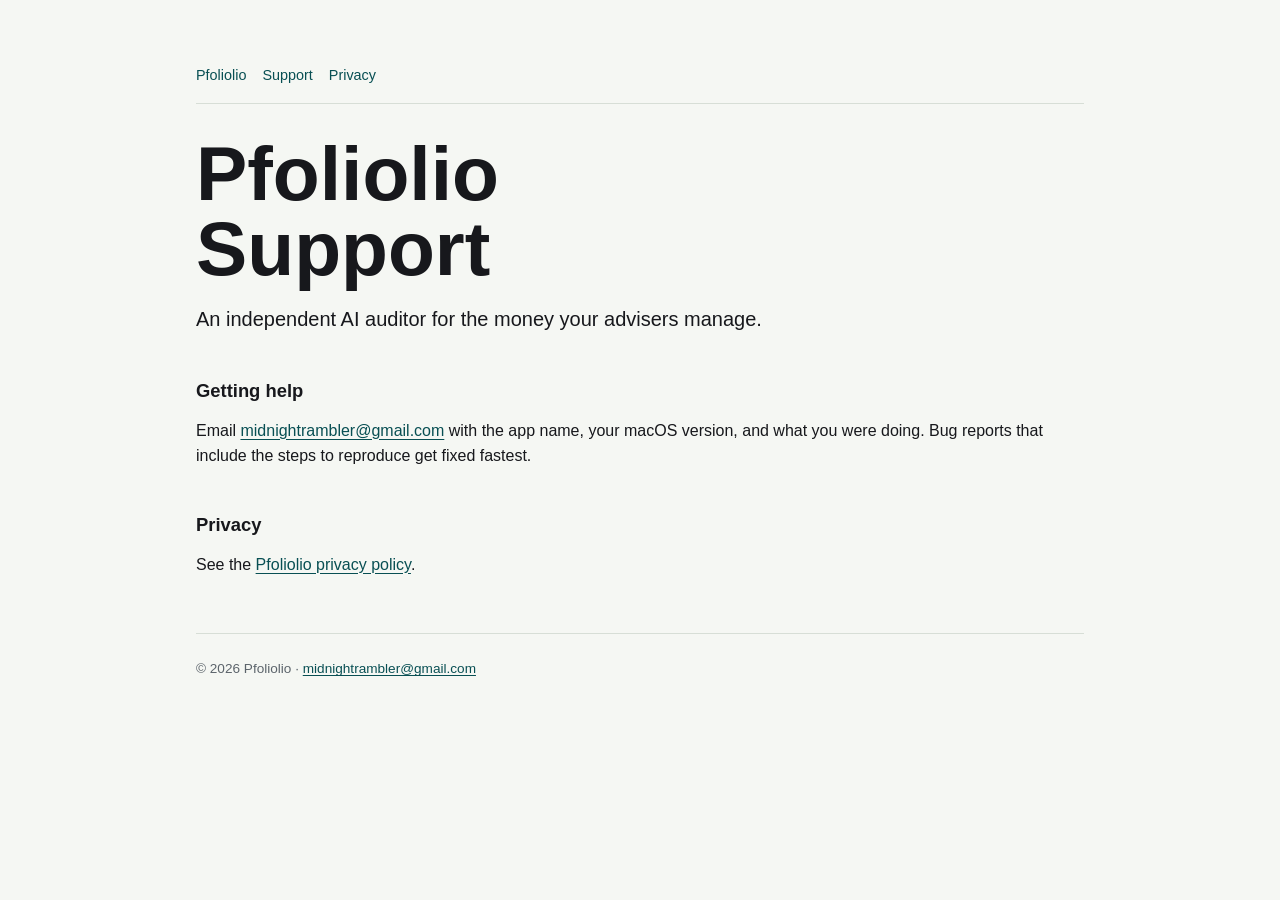
<file: index.html>
<!doctype html><html lang="en"><head><meta charset="utf-8"><meta name="viewport" content="width=device-width,initial-scale=1"><title>Pfoliolio — Support</title><link rel="stylesheet" href="/style.css"></head><body><div class="wrap"><nav><a href="/">Pfoliolio</a><a href="/">Support</a><a href="/privacy">Privacy</a></nav><h1>Pfoliolio Support</h1><p class='tag'>An independent AI auditor for the money your advisers manage.</p><h2>Getting help</h2><p>Email <a href='mailto:midnightrambler@gmail.com'>midnightrambler@gmail.com</a> with the app name, your macOS version, and what you were doing. Bug reports that include the steps to reproduce get fixed fastest.</p><h2>Privacy</h2><p>See the <a href='/privacy'>Pfoliolio privacy policy</a>.</p><footer>© 2026 Pfoliolio · <a href="mailto:midnightrambler@gmail.com">midnightrambler@gmail.com</a></footer></div></body></html>
</file>
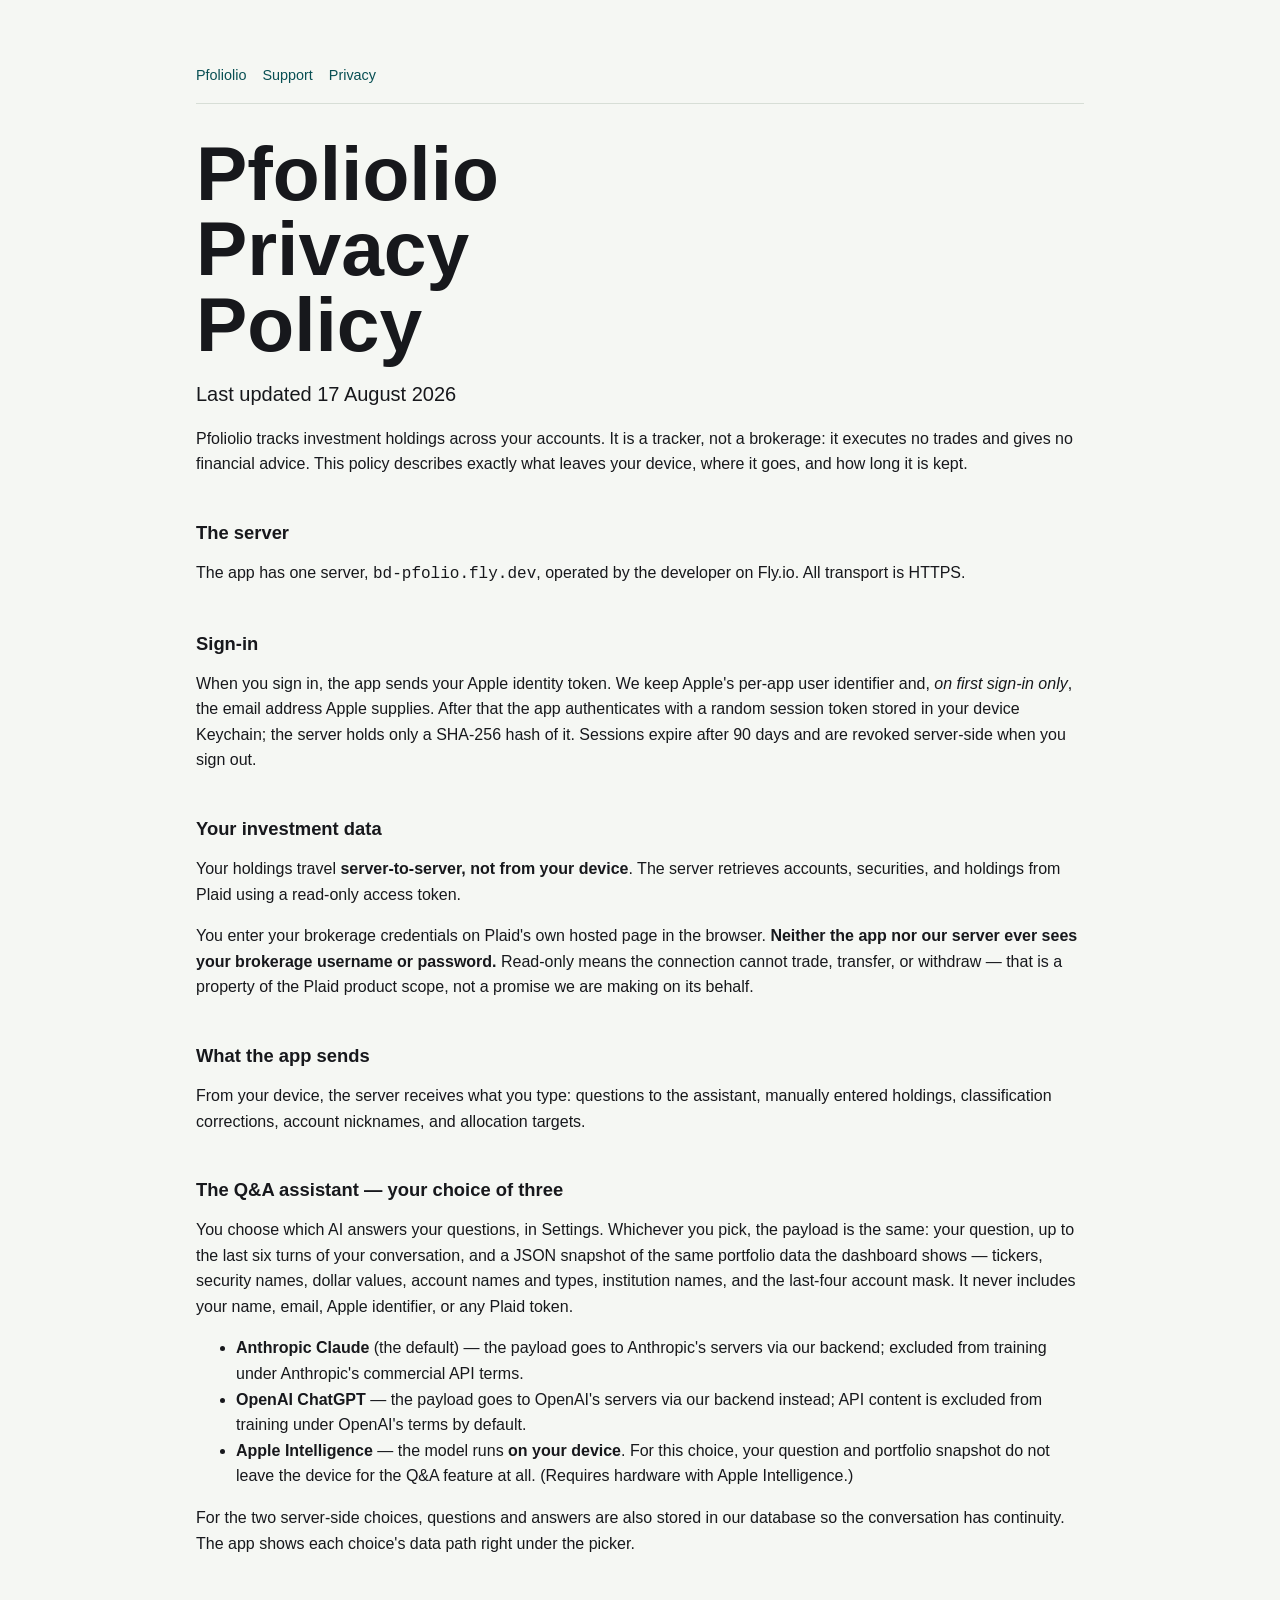
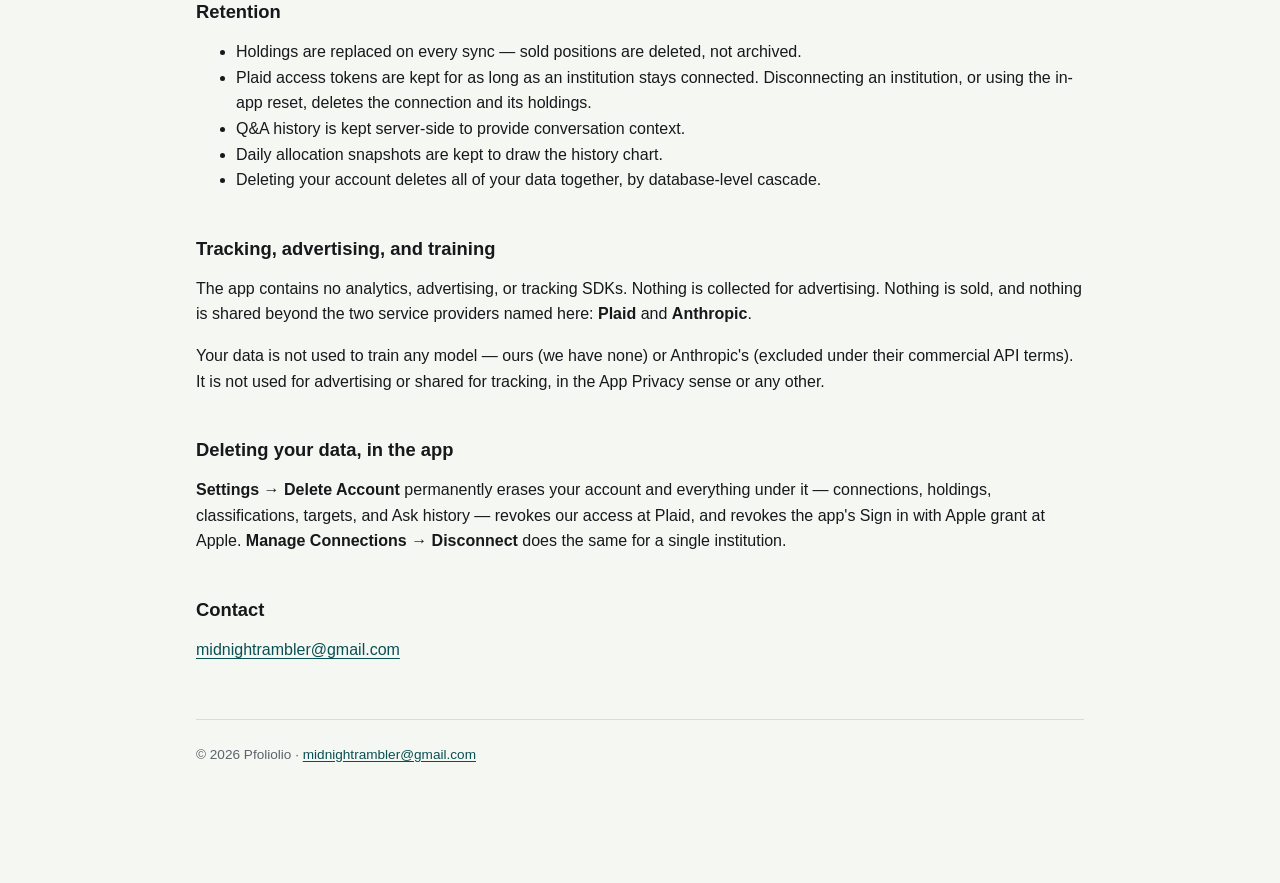
<file: privacy/index.html>
<!doctype html><html lang="en"><head><meta charset="utf-8">
<meta name="viewport" content="width=device-width,initial-scale=1">
<title>Pfoliolio — Privacy Policy</title><link rel="stylesheet" href="/style.css"></head><body>
<div class="wrap">
<nav><a href="/">Pfoliolio</a><a href="/">Support</a><a href="/privacy">Privacy</a></nav>

<h1>Pfoliolio Privacy Policy</h1>
<p class="tag">Last updated 17 August 2026</p>

<p>Pfoliolio tracks investment holdings across your accounts. It is a tracker,
not a brokerage: it executes no trades and gives no financial advice. This
policy describes exactly what leaves your device, where it goes, and how long
it is kept.</p>

<h2>The server</h2>
<p>The app has one server, <code>bd-pfolio.fly.dev</code>, operated by the
developer on Fly.io. All transport is HTTPS.</p>

<h2>Sign-in</h2>
<p>When you sign in, the app sends your Apple identity token. We keep Apple's
per-app user identifier and, <em>on first sign-in only</em>, the email address
Apple supplies. After that the app authenticates with a random session token
stored in your device Keychain; the server holds only a SHA-256 hash of it.
Sessions expire after 90 days and are revoked server-side when you sign out.</p>

<h2>Your investment data</h2>
<p>Your holdings travel <strong>server-to-server, not from your device</strong>.
The server retrieves accounts, securities, and holdings from Plaid using a
read-only access token.</p>
<p>You enter your brokerage credentials on Plaid's own hosted page in the
browser. <strong>Neither the app nor our server ever sees your brokerage
username or password.</strong> Read-only means the connection cannot trade,
transfer, or withdraw — that is a property of the Plaid product scope, not a
promise we are making on its behalf.</p>

<h2>What the app sends</h2>
<p>From your device, the server receives what you type: questions to the
assistant, manually entered holdings, classification corrections, account
nicknames, and allocation targets.</p>

<h2>The Q&amp;A assistant — your choice of three</h2>
<p>You choose which AI answers your questions, in Settings. Whichever you pick,
the payload is the same: your question, up to the last six turns of your
conversation, and a JSON snapshot of the same portfolio data the dashboard
shows — tickers, security names, dollar values, account names and types,
institution names, and the last-four account mask. It never includes your
name, email, Apple identifier, or any Plaid token.</p>
<ul>
<li><strong>Anthropic Claude</strong> (the default) — the payload goes to
Anthropic's servers via our backend; excluded from training under Anthropic's
commercial API terms.</li>
<li><strong>OpenAI ChatGPT</strong> — the payload goes to OpenAI's servers via
our backend instead; API content is excluded from training under OpenAI's
terms by default.</li>
<li><strong>Apple Intelligence</strong> — the model runs <strong>on your
device</strong>. For this choice, your question and portfolio snapshot do not
leave the device for the Q&amp;A feature at all. (Requires hardware with
Apple Intelligence.)</li>
</ul>
<p>For the two server-side choices, questions and answers are also stored in
our database so the conversation has continuity. The app shows each choice's
data path right under the picker.</p>

<h2>Retention</h2>
<ul>
<li>Holdings are replaced on every sync — sold positions are deleted, not archived.</li>
<li>Plaid access tokens are kept for as long as an institution stays connected. Disconnecting an institution, or using the in-app reset, deletes the connection and its holdings.</li>
<li>Q&amp;A history is kept server-side to provide conversation context.</li>
<li>Daily allocation snapshots are kept to draw the history chart.</li>
<li>Deleting your account deletes all of your data together, by database-level cascade.</li>
</ul>

<h2>Tracking, advertising, and training</h2>
<p>The app contains no analytics, advertising, or tracking SDKs. Nothing is
collected for advertising. Nothing is sold, and nothing is shared beyond the two
service providers named here: <strong>Plaid</strong> and
<strong>Anthropic</strong>.</p>
<p>Your data is not used to train any model — ours (we have none) or Anthropic's
(excluded under their commercial API terms). It is not used for advertising or
shared for tracking, in the App Privacy sense or any other.</p>

<h2>Deleting your data, in the app</h2>
<p><strong>Settings &rarr; Delete Account</strong> permanently erases your
account and everything under it — connections, holdings, classifications,
targets, and Ask history — revokes our access at Plaid, and revokes the app's
Sign in with Apple grant at Apple. <strong>Manage Connections &rarr;
Disconnect</strong> does the same for a single institution.</p>

<h2>Contact</h2>
<p><a href="mailto:midnightrambler@gmail.com">midnightrambler@gmail.com</a></p>

<footer>© 2026 Pfoliolio · <a href="mailto:midnightrambler@gmail.com">midnightrambler@gmail.com</a></footer>
</div></body></html>
</file>
<file: style.css>
:root{
  --bg:#f5f7f3;
  --panel:#fffefa;
  --panel-strong:#ffffff;
  --fg:#17181c;
  --muted:#5c646b;
  --line:#d7ded6;
  --accent:#0b6f73;
  --accent-strong:#084f53;
  --accent-soft:#e4f3f0;
  --coral:#b84f43;
  --moss:#667447;
  --gold:#a66f19;
  --blue:#3e6288;
  --shadow:0 22px 60px rgba(24,28,31,.14);
}
@media(prefers-color-scheme:dark){
  :root{
    --bg:#151715;
    --panel:#1d211e;
    --panel-strong:#232823;
    --fg:#f1f2ec;
    --muted:#aeb6ad;
    --line:#364038;
    --accent:#79d1cc;
    --accent-strong:#a7e6df;
    --accent-soft:#183d3d;
    --coral:#f09a87;
    --moss:#afc383;
    --gold:#e1b25e;
    --blue:#8fb4dc;
    --shadow:0 22px 60px rgba(0,0,0,.36);
  }
}
*{box-sizing:border-box}
html{scroll-behavior:smooth}
body{
  margin:0;
  background:var(--bg);
  color:var(--fg);
  font:16px/1.6 -apple-system,BlinkMacSystemFont,"Segoe UI",Helvetica,Arial,sans-serif;
}
a{color:var(--accent-strong);text-underline-offset:.18em}
img{max-width:100%;display:block}
.wrap{max-width:72rem;margin:0 auto;padding-left:1.25rem;padding-right:1.25rem}
body > .wrap:not(.site-footer){
  max-width:58rem;
  padding-top:4rem;
  padding-bottom:5rem;
}

.site-header{
  display:flex;
  align-items:center;
  justify-content:space-between;
  gap:1rem;
  max-width:72rem;
  margin:0 auto;
  padding:1rem 1.25rem;
}
.brand{
  color:var(--fg);
  font-weight:800;
  text-decoration:none;
  letter-spacing:0;
}
.site-nav{display:flex;gap:.35rem;align-items:center;flex-wrap:wrap;justify-content:flex-end}
.site-nav a{
  color:var(--muted);
  font-size:.9rem;
  font-weight:700;
  padding:.45rem .65rem;
  text-decoration:none;
}
.site-nav a:hover{color:var(--fg)}

.hero{
  position:relative;
  min-height:52svh;
  overflow:hidden;
  isolation:isolate;
  color:#f8fbf5;
  background:#121816;
  border-top:1px solid rgba(255,255,255,.08);
  border-bottom:1px solid var(--line);
}
.hero-backdrop{position:absolute;inset:0;z-index:-2;background:#101816}
.hero-backdrop:after{
  content:"";
  position:absolute;
  inset:0;
  z-index:2;
  background:
    linear-gradient(90deg,rgba(13,18,17,.98) 0%,rgba(13,18,17,.82) 45%,rgba(13,18,17,.34) 100%),
    linear-gradient(0deg,rgba(13,18,17,.88) 0%,rgba(13,18,17,.12) 48%,rgba(13,18,17,.45) 100%);
}
.hero-shot{
  position:absolute;
  z-index:1;
  width:clamp(11rem,22vw,17.5rem);
  aspect-ratio:1206/2622;
  object-fit:cover;
  border-radius:2rem;
  box-shadow:0 24px 70px rgba(0,0,0,.48);
}
.hero-shot-a{right:11%;top:8%;transform:rotate(-6deg)}
.hero-shot-b{right:3%;bottom:-14%;transform:rotate(8deg)}
.hero-icon{
  position:absolute;
  z-index:1;
  width:clamp(4.4rem,8vw,6.6rem);
  border-radius:1.45rem;
  box-shadow:0 18px 45px rgba(0,0,0,.34);
}
.hero-icon-qross{right:31%;top:13%}
.hero-icon-nagz{right:26%;bottom:18%}
.hero-icon-pickle{right:43%;bottom:8%}
.hero-inner{
  max-width:72rem;
  margin:0 auto;
  padding:clamp(2.75rem,5vw,4.75rem) 1.25rem clamp(2.75rem,5vw,4rem);
}
.eyebrow,.kicker{
  color:var(--accent);
  font-size:.78rem;
  font-weight:800;
  letter-spacing:0;
  margin:0 0 .85rem;
  text-transform:uppercase;
}
.hero .eyebrow{color:#9ee4dc}
h1{
  font-size:clamp(2.55rem,6vw,4.8rem);
  line-height:.98;
  letter-spacing:0;
  margin:0 0 1rem;
  max-width:12ch;
}
.hero h1{
  font-size:clamp(2.3rem,5.8vw,4.6rem);
  line-height:.96;
  letter-spacing:0;
  margin:0;
  max-width:13ch;
}
.lede{
  color:#dce5df;
  font-size:clamp(1.06rem,1.6vw,1.3rem);
  line-height:1.55;
  max-width:43rem;
  margin:1.25rem 0 0;
}
.lede a{color:#b7efe8}
.hero-actions{display:flex;gap:.75rem;flex-wrap:wrap;margin-top:1.65rem}
.button{
  display:inline-flex;
  align-items:center;
  justify-content:center;
  min-height:2.75rem;
  border:1px solid var(--accent-strong);
  border-radius:8px;
  background:var(--accent-strong);
  color:#fff;
  font-weight:800;
  padding:.68rem 1rem;
  text-decoration:none;
}
.button:hover{filter:brightness(1.05)}
.button.secondary{
  background:rgba(255,255,255,.08);
  border-color:rgba(255,255,255,.4);
  color:#fff;
}

.signal-row{
  display:grid;
  grid-template-columns:repeat(3,minmax(0,1fr));
  gap:1px;
  margin-top:-1px;
  border-left:1px solid var(--line);
  border-right:1px solid var(--line);
  background:var(--line);
}
.signal-row div{
  background:var(--panel);
  padding:1.1rem 1.15rem 1.2rem;
}
.signal-row b{display:block;font-size:.96rem;line-height:1.25;margin-bottom:.35rem}
.signal-row span{display:block;color:var(--muted);font-size:.92rem;line-height:1.45}

.section{padding-top:4.25rem}
.section-head{
  display:grid;
  grid-template-columns:minmax(0,1fr) minmax(18rem,34rem);
  gap:1.5rem;
  align-items:end;
  margin-bottom:1.35rem;
}
.section-head .kicker{grid-column:1/-1;margin-bottom:-.75rem}
h2{
  font-size:1.15rem;
  line-height:1.25;
  letter-spacing:0;
  margin:2.75rem 0 .85rem;
}
.section h2,
.two-up h2,
.support-panel h2{
  font-size:clamp(1.65rem,3vw,2.65rem);
  line-height:1.08;
  letter-spacing:0;
  margin:0;
}
.section-head p,.two-up p,.support-panel p{color:var(--muted);margin:0}

.app-grid{
  display:grid;
  grid-template-columns:repeat(4,minmax(0,1fr));
  gap:.9rem;
}
.app-card{
  min-height:15.5rem;
  display:flex;
  flex-direction:column;
  gap:.72rem;
  background:var(--panel-strong);
  border:1px solid var(--line);
  border-radius:8px;
  padding:1rem;
  box-shadow:0 1px 0 rgba(255,255,255,.55) inset;
}
.feature-card{
  grid-column:span 2;
  background:
    linear-gradient(135deg,rgba(11,111,115,.09),rgba(184,79,67,.06)),
    var(--panel-strong);
}
.card-top{display:flex;align-items:flex-start;justify-content:space-between;gap:.8rem}
.app-icon,.app-mark{
  width:3.75rem;
  height:3.75rem;
  border-radius:1rem;
  flex:0 0 auto;
}
.app-icon{object-fit:cover;box-shadow:0 12px 26px rgba(24,28,31,.14)}
.app-mark{
  display:grid;
  place-items:center;
  color:#fff;
  font-weight:900;
  background:var(--accent-strong);
  box-shadow:0 12px 26px rgba(24,28,31,.14);
}
.app-mark.wine{background:var(--coral)}
.app-mark.kinflash{background:var(--gold);color:#231709}
.app-mark.screen{background:var(--blue)}
.app-mark.mall{background:var(--moss)}
.app-mark.pfolio{background:#584d8d}
.app-mark.shared{background:#476a66;font-size:.95rem}
.app-mark.work{background:#7b5e29}
.app-mark.beats{background:#9a3f2f}
.app-mark.pods{background:#315f7d;font-size:.95rem}
.app-mark.grubber{background:#a31414}
.app-mark.kids{background:#8f4e8b}
.app-mark.zerver{background:#4d6260}
.status{
  align-self:flex-start;
  border:1px solid var(--line);
  border-radius:999px;
  color:var(--accent-strong);
  background:var(--accent-soft);
  font-size:.72rem;
  font-weight:850;
  line-height:1.2;
  padding:.28rem .55rem;
  white-space:nowrap;
}
.status.public{color:#fff;background:var(--coral);border-color:var(--coral)}
.status.invite{color:#231709;background:#f1cc72;border-color:#e0b852}
.status.support{color:var(--fg);background:transparent}
.card-statuses{display:flex;align-items:flex-start;justify-content:flex-end;gap:.4rem;flex-wrap:wrap}
.capability{
  align-self:flex-start;
  border:1px solid var(--accent-strong);
  border-radius:999px;
  color:var(--accent-strong);
  background:transparent;
  font-size:.72rem;
  font-weight:850;
  line-height:1.2;
  padding:.28rem .55rem;
  white-space:nowrap;
}
.app-card h3{
  font-size:1.18rem;
  line-height:1.15;
  letter-spacing:0;
  margin:.2rem 0 0;
}
.app-card p{color:var(--muted);font-size:.94rem;line-height:1.48;margin:0}
.links{
  display:flex;
  flex-wrap:wrap;
  gap:.25rem .7rem;
  margin-top:auto;
  padding-top:.25rem;
}
.links a{font-size:.87rem;font-weight:750;text-decoration:none}
.links a:hover{text-decoration:underline}

.two-up,.support-panel{
  display:grid;
  grid-template-columns:minmax(0,1fr) minmax(18rem,34rem);
  gap:1.5rem;
  align-items:center;
}
.two-up{
  padding-bottom:3.25rem;
  border-bottom:1px solid var(--line);
}
.support-panel{
  margin-top:3rem;
  padding-top:1.35rem;
  padding-bottom:1.35rem;
  border-top:1px solid var(--line);
  border-bottom:1px solid var(--line);
}
.support-panel .button{justify-self:end}

nav{
  border-bottom:1px solid var(--line);
  padding-bottom:1rem;
  margin-bottom:2rem;
  font-size:.9rem;
}
nav a{margin-right:1rem;text-decoration:none}
.site-nav{border:0;padding:0;margin:0}
.site-nav a{margin-right:0}
.tag{color:var(--fg);font-size:1.25rem;margin:0 0 .65rem}
.intro{color:var(--muted);font-size:1.02rem;max-width:39rem;margin:0}
.note{border:1px solid var(--line);border-radius:8px;padding:1rem 1.15rem;background:var(--panel)}
.note h2{margin-top:0}
.note p{color:var(--muted);margin:.25rem 0 0}
.site-footer,footer{
  margin-top:0;
  padding-top:1.5rem;
  padding-bottom:2.5rem;
  color:var(--muted);
  font-size:.85rem;
}
.site-footer{border-top:0}
footer:not(.site-footer){margin-top:3.5rem;border-top:1px solid var(--line)}
.todo{background:#fff4d6;border-left:3px solid #c99a2e;padding:.75rem 1rem;border-radius:4px;color:#4a3a10}
@media(prefers-color-scheme:dark){.todo{background:#3a3115;color:#f0e2bd;border-left-color:#c99a2e}}

@media(max-width:980px){
  .hero-shot{width:clamp(9rem,28vw,14rem)}
  .hero-shot-a{right:7%;top:9%}
  .hero-shot-b{right:-5%;bottom:-12%}
  .hero-icon-qross{right:34%;top:14%}
  .hero-icon-nagz{right:28%;bottom:15%}
  .hero-icon-pickle{display:none}
  .app-grid{grid-template-columns:repeat(2,minmax(0,1fr))}
}
@media(max-width:720px){
  .site-header{align-items:flex-start;flex-direction:column;padding-bottom:.85rem}
  .hero{min-height:auto}
  .hero-inner{padding-top:3.6rem;padding-bottom:3.2rem}
  .hero-backdrop:after{
    background:
      linear-gradient(90deg,rgba(13,18,17,.98) 0%,rgba(13,18,17,.86) 58%,rgba(13,18,17,.62) 100%),
      linear-gradient(0deg,rgba(13,18,17,.92) 0%,rgba(13,18,17,.46) 100%);
  }
  .hero-shot{opacity:.62}
  .hero-shot-a{right:-2.5rem;top:1.75rem}
  .hero-shot-b{display:none}
  .hero-icon-qross{right:1rem;top:1.1rem;width:4.4rem}
  .hero-icon-nagz{display:none}
  .signal-row,.section-head,.two-up,.support-panel{grid-template-columns:1fr}
  .signal-row{border-top:1px solid var(--line)}
  .app-grid{grid-template-columns:1fr}
  .feature-card{grid-column:span 1}
  .support-panel .button{justify-self:start}
}
@media(max-width:420px){
  .site-nav{gap:.05rem}
  .site-nav a{padding:.35rem .45rem}
  .button{width:100%}
  .status{white-space:normal;text-align:right}
}
</file>
